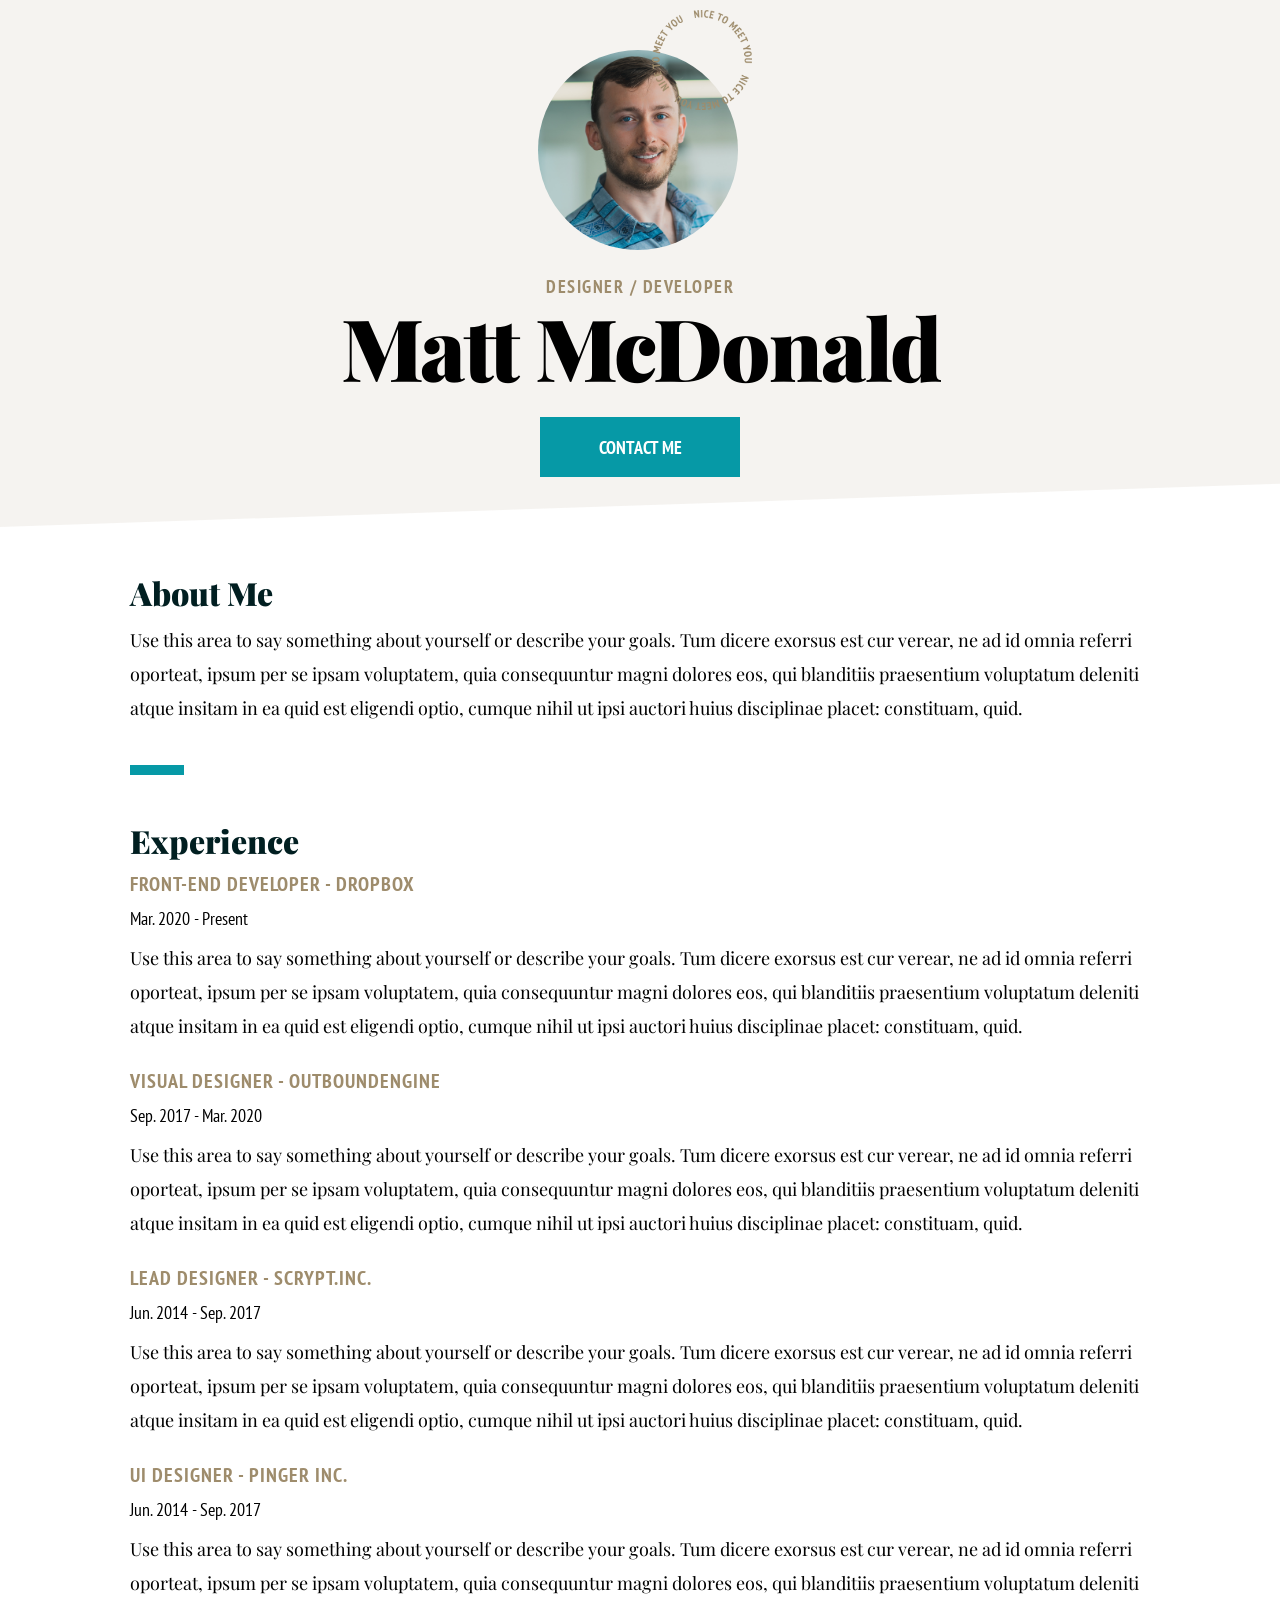
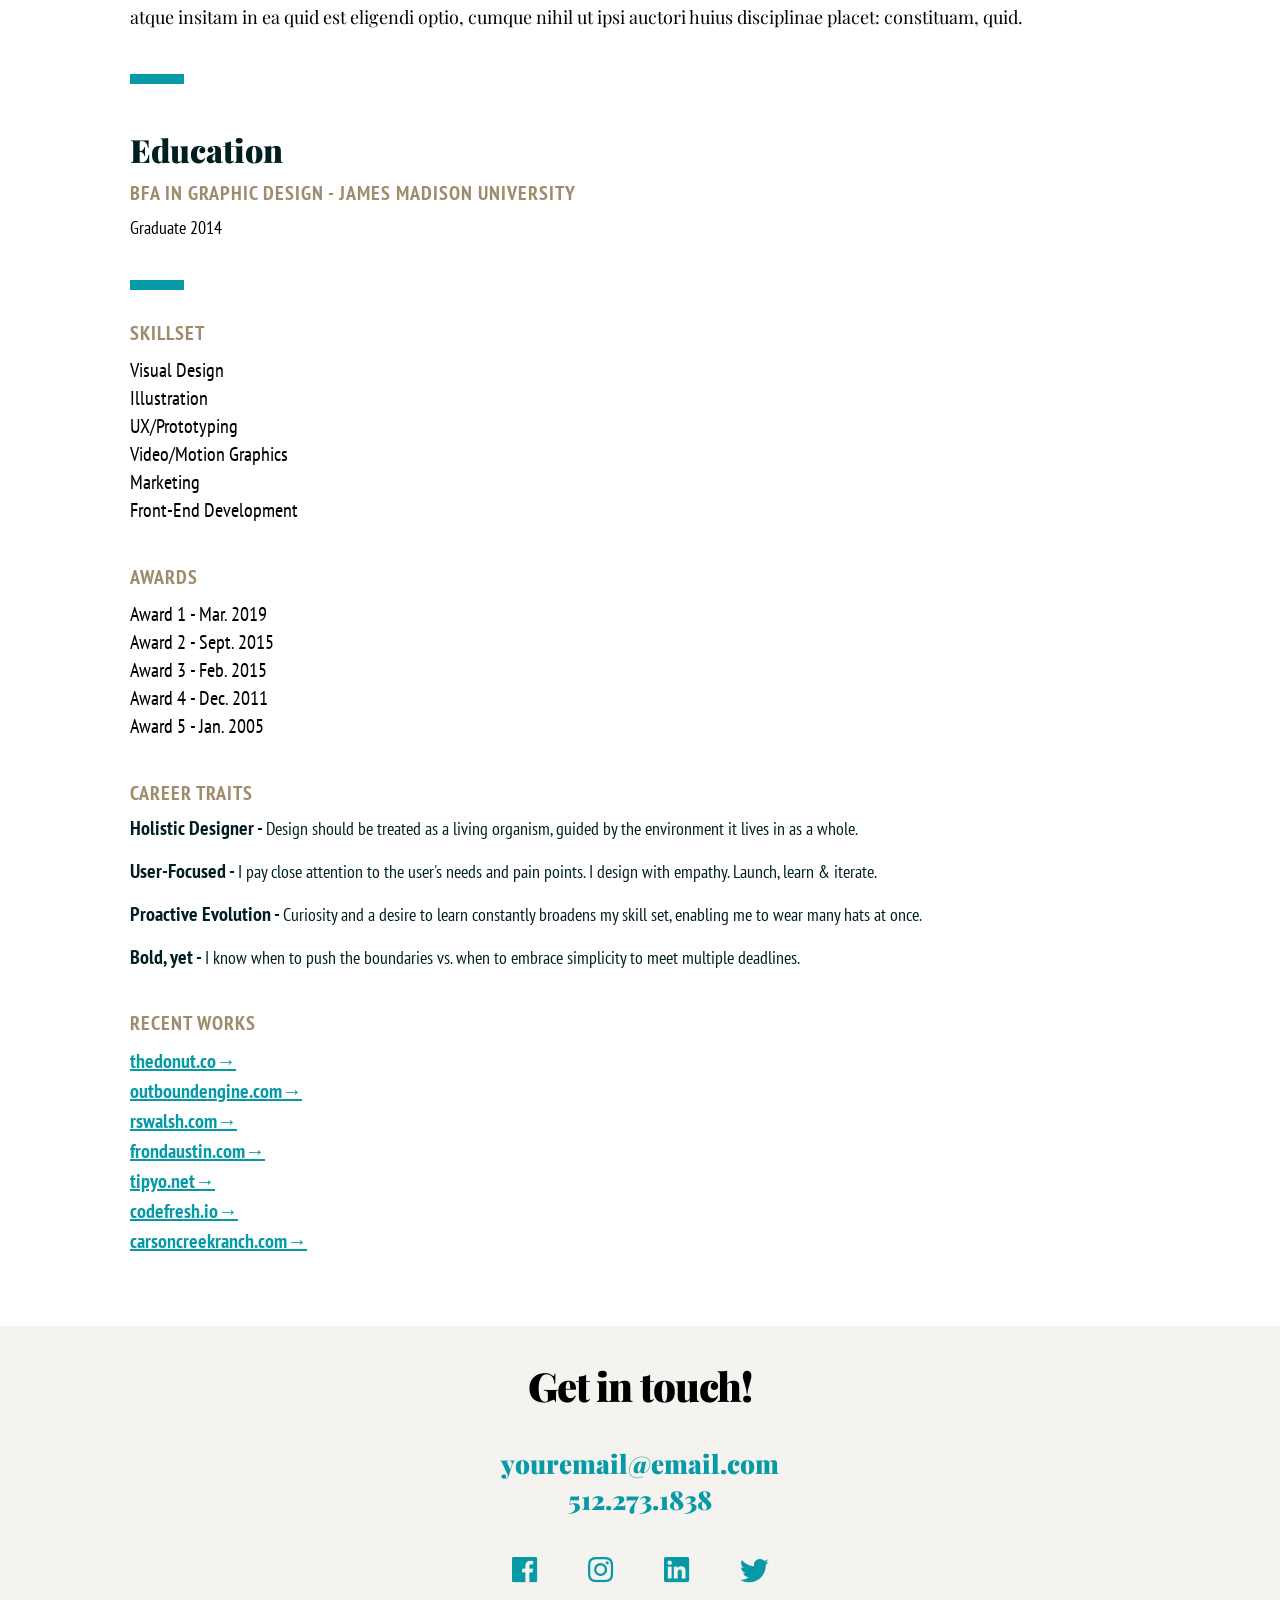
<file: index.html>
<!doctype html>
<html lang="en">
  <head>
    <meta charset="UTF-8" />
    <meta name="viewport" content="width=device-width, initial-scale=1.0" />
    <title>Document</title>
    <link rel="stylesheet" href="styles.css" />
    <link rel="preconnect" href="https://fonts.googleapis.com" />
    <link rel="preconnect" href="https://fonts.gstatic.com" crossorigin />
    <link
      href="https://fonts.googleapis.com/css2?family=PT+Sans+Narrow:wght@400;700&family=Playfair+Display:wght@400;700;900&display=swap"
      rel="stylesheet"
    />
  </head>

  <body>
    <header class="main-header">
      <div class="div-header">
        <img class="photo_cv" src="img/foto_cv.png" alt="photo_cv" />
        <img
          class="circle"
          src="img/Combined Shape.png"
          alt="circle_with_letters"
        />
      </div>

      <div class="profesion-div">
        <p class="designer">DESIGNER / DEVELOPER</p>
        <h1 class="name">Matt McDonald</h1>
        <button>CONTACT ME</button>
      </div>
    </header>

    <main class="main-container">
      <div class="query1440">
        <section class="main-item">
          <h3 class="title-item">About Me</h3>
          <p class="text-item">
            Use this area to say something about yourself or describe your
            goals. Tum dicere exorsus est cur verear, ne ad id omnia referri
            oporteat, ipsum per se ipsam voluptatem, quia consequuntur magni
            dolores eos, qui blanditiis praesentium voluptatum deleniti atque
            insitam in ea quid est eligendi optio, cumque nihil ut ipsi auctori
            huius disciplinae placet: constituam, quid.
          </p>
        </section>

        <div class="blue-bar"></div>

        <section class="main-item">
          <h3 class="title-item">Experience</h3>
        <div class="separate">
            <p class="experience-item">Front-End Developer - Dropbox</p>
            <p class="time-item">Mar. 2020 - Present</p>
        </div>
          <p class="text-item">
            Use this area to say something about yourself or describe your
            goals. Tum dicere exorsus est cur verear, ne ad id omnia referri
            oporteat, ipsum per se ipsam voluptatem, quia consequuntur magni
            dolores eos, qui blanditiis praesentium voluptatum deleniti atque
            insitam in ea quid est eligendi optio, cumque nihil ut ipsi auctori
            huius disciplinae placet: constituam, quid.
          </p>
        </section>

        <section class="main-item">
        <div class="separate">
            <p class="experience-item">Visual Designer - Outboundengine</p>
            <p class="time-item">Sep. 2017 - Mar. 2020</p>
        </div>
          <p class="text-item">
            Use this area to say something about yourself or describe your
            goals. Tum dicere exorsus est cur verear, ne ad id omnia referri
            oporteat, ipsum per se ipsam voluptatem, quia consequuntur magni
            dolores eos, qui blanditiis praesentium voluptatum deleniti atque
            insitam in ea quid est eligendi optio, cumque nihil ut ipsi auctori
            huius disciplinae placet: constituam, quid.
          </p>
        </section>

        <section class="main-item">
        <div class="separate">
            <p class="experience-item">Lead Designer - Scrypt.inc.</p>
            <p class="time-item">Jun. 2014 - Sep. 2017</p>
        </div>
          <p class="text-item">
            Use this area to say something about yourself or describe your
            goals. Tum dicere exorsus est cur verear, ne ad id omnia referri
            oporteat, ipsum per se ipsam voluptatem, quia consequuntur magni
            dolores eos, qui blanditiis praesentium voluptatum deleniti atque
            insitam in ea quid est eligendi optio, cumque nihil ut ipsi auctori
            huius disciplinae placet: constituam, quid.
          </p>
        </section>

        <section class="main-item">
        <div class="separate">
            <p class="experience-item">Ui Designer - Pinger inc.</p>
            <p class="time-item">Jun. 2014 - Sep. 2017</p>
        </div>
          <p class="text-item">
            Use this area to say something about yourself or describe your
            goals. Tum dicere exorsus est cur verear, ne ad id omnia referri
            oporteat, ipsum per se ipsam voluptatem, quia consequuntur magni
            dolores eos, qui blanditiis praesentium voluptatum deleniti atque
            insitam in ea quid est eligendi optio, cumque nihil ut ipsi auctori
            huius disciplinae placet: constituam, quid.
          </p>
        </section>

        <div class="blue-bar"></div>

        <section class="main-item">
          <h3 class="title-item">Education</h3>
          <p class="experience-item">
            BFA in graphic design - James Madison University
          </p>
          <p class="date-item">Graduate 2014</p>
        </section>
      </div>

      <div class="blue-bar"></div>

      <section class="query1440beta">
        <section class="main-item">
          <ul class="list-item">
            <p class="experience-item">Skillset</p>
            <li class="item-list">Visual Design</li>
            <li class="item-list">Illustration</li>
            <li class="item-list">UX/Prototyping</li>
            <li class="item-list">Video/Motion Graphics</li>
            <li class="item-list">Marketing</li>
            <li class="item-list">Front-End Development</li>
          </ul>
        </section>

        <section class="main-item">
          <ul class="list-item">
            <p class="experience-item">Awards</p>
            <li class="item-list">Award 1 - Mar. 2019</li>
            <li class="item-list">Award 2 - Sept. 2015</li>
            <li class="item-list">Award 3 - Feb. 2015</li>
            <li class="item-list">Award 4 - Dec. 2011</li>
            <li class="item-list">Award 5 - Jan. 2005</li>
          </ul>
        </section>

        <section>
          <h3 class="experience-item">Career traits</h3>
          <p class="career-items">
            <span>Holistic Designer - </span>Design should be treated as a
            living organism, guided by the environment it lives in as a whole.
          </p>
        </section>

        <section>
          <p class="career-items">
            <span>User-Focused - </span>I pay close attention to the user's
            needs and pain points. I design with empathy. Launch, learn &
            iterate.
          </p>
        </section>

        <section>
          <p class="career-items">
            <span>Proactive Evolution - </span>Curiosity and a desire to learn
            constantly broadens my skill set, enabling me to wear many hats at
            once.
          </p>
        </section>

        <section>
          <p class="career-items">
            <span>Bold, yet - </span>I know when to push the boundaries vs. when
            to embrace simplicity to meet multiple deadlines.
          </p>
        </section>

        <ul class="link-list">
          <p class="experience-item">Recent Works</p>
          <li class="list-items">
            <a class="item-link" href="#">thedonut.co→</a>
          </li>
          <li class="list-items">
            <a class="item-link" href="#">outboundengine.com→</a>
          </li>
          <li class="list-items">
            <a class="item-link" href="#">rswalsh.com→</a>
          </li>
          <li class="list-items">
            <a class="item-link" href="#">frondaustin.com→</a>
          </li>
          <li class="list-items">
            <a class="item-link" href="#">tipyo.net→</a>
          </li>
          <li class="list-items">
            <a class="item-link" href="#">codefresh.io→</a>
          </li>
          <li class="list-items">
            <a class="item-link" href="#">carsoncreekranch.com→</a>
          </li>
        </ul>
      </section>
    </main>

    <footer class="footer-container">
      <div class="div-footer">
        <h1 class="get-in">Get in touch!</h1>
    <div class="footer2">
        <p>youremail@email.com</p>
        <p>512.273.1838</p>
    </div>
      </div>

      <div class="social-links">
        <ul>
          <li>
            <a href="#"><img src="img/facebook.png" alt="facebook-icon" /></a>
          </li>
          <li>
            <a href="#"><img src="img/instagram.png" alt="instagram-icon" /></a>
          </li>
          <li>
            <a href="#"><img src="img/linkedin.png" alt="linkedin-icon" /></a>
          </li>
          <li>
            <a href="#"><img src="img/twitter.png" alt="twitter-icon" /></a>
          </li>
        </ul>
      </div>
    </footer>
  </body>
</html>
</file>
<file: styles.css>
*{
    box-sizing: border-box;
    margin: 0;
    padding: 0;
}


/* Part one */

.main-header{
    background-color: #9E8C6C1A;  
    display: flex;
    justify-content: center;
    flex-direction: column;
    padding: 50px 0px 50px 0px;
    text-align: center;
    clip-path: polygon(0% 0%, 100% 0%, 100% 91.79%, 0% 100%);


    
}


.photo_cv{
    position: relative;
    left: 35px;
    width: 160px;
    height: 160px;
    border-radius: 175px;
    
}

.circle{
    position: relative;
    width: 74px;
    height: 74px;
    bottom: 99px;
    right: 20px;
}

.main-container{
    padding: 0 20px 0 20px;
   gap: 70px;
}



.profesion-div p{
    font-family: "PT Sans Narrow", sans-serif;
    font-weight: 700;
    font-size: 14px;
    line-height: 15px;
    letter-spacing: 1.5px;
    text-transform: uppercase;
    color: #9E8C6C;
    margin: 25px 0 0 0;
}

.profesion-div h1{
    font-family: 'Playfair Display';
    font-size: 56px;
    line-height: 46px;
    font-weight: 900;
    margin-top: 15px;
    letter-spacing: -2.17px
}

button{
    width: 200px;
    height: 60px;
    font-family: "PT Sans Narrow", sans-serif;
    color: #FFFFFF;
    text-transform: uppercase;
    text-align: center;
    font-size: 18px;
    border: none;
    line-height: 17px;
    font-weight: 700;
    margin-top: 32px;
    background-color: #0699A6;
    cursor: pointer;
}

/* Part two */


.main-item{
    margin-top: 25px;
}


.title-item{
    font-family: 'Playfair Display';
    font-weight: 900;
    font-size: 26px;
    line-height: 31px;
    letter-spacing: 0px;
    color: #011F21;
    margin: 15px 0px 15px 0;

}

.text-item{
    font-family: 'Playfair Display';
    color: #000000;
    font-weight: 400;
    font-size: 18px;
    line-height: 25px;
    letter-spacing: 0;
}

.blue-bar{
    width: 54px;
    height: 10px;
    background-color: #0699A6;
    margin: 40px 0 30px 0; 
}

.experience-item{
    font-family: "PT Sans Narrow", sans-serif;
    font-weight: 400;
    font-size: 18px;
    letter-spacing: 1px;
    text-transform: uppercase;
    color: #9E8C6C;
    margin: 10px 0 10px 0;
}

.time-item{
    margin: 2px 0 10px 0;
    font-family: "PT Sans Narrow", sans-serif;
    font-weight: 400;
    font-size: 14px;
    line-height: 24px;
    letter-spacing: 0px;

}

.date-item{
    font-family: "PT Sans Narrow", sans-serif;
    font-weight: 400;
    font-size: 14px;
    line-height: 24px;
    color: #000000;
    
}

.list-item{
    margin: 0 0 40px 0;
}

.item-list{
    list-style-type: none;
    font-family: "PT Sans Narrow", sans-serif;
    font-weight: 400;
    font-size: 20px;
    line-height: 28px;
    letter-spacing: 0px;

}


.career-items{
    font-family: "PT Sans Narrow", sans-serif;
    font-weight: 400;
    font-size: 18px;
    line-height: 25px;
    letter-spacing: 0px;
    margin:0px 0 18px 0;
    color: #011F21;

}

.career-items span{
    font-family: "PT Sans Narrow", sans-serif;
    font-weight: 700;
    font-size: 18px;
    line-height: 18px;
    letter-spacing: 0px;

}

.list-items{
    list-style: none;
    font-size: 18px;
}

.link-list{
    margin-top: 40px;
}

.item-link{
    font-family: "PT Sans Narrow", sans-serif;
    font-weight: 700;
    font-size: 18px;
    line-height: 30px;
    letter-spacing: 0px;
    color: #0699A6;
}

/* Part three */

.footer-container{
    background-color:#9E8C6C1A;
    margin: 70px 0 0 0;
    display: flex;
    justify-content: center;
    align-items: center;
    flex-direction: column;
    line-height: 120px;
    text-align: center;
}


.div-footer h1{
    font-family: 'Playfair Display';
    font-weight: 900;
    font-size: 40px;
    letter-spacing: -1.14px;

}

.div-footer p{
    font-family: 'Playfair Display';
    font-weight: 900;
    font-size: 26px;
    line-height: 36px;
    letter-spacing: 0px;
    text-align: center;
    color: #0699A6;

}


.footer-container li{
    list-style: none;
}

.social-links ul li{
    cursor: pointer;
}

.social-links ul{
    display: flex;
    justify-content: center;
    gap: 50px;
    

}


/* Para table */


@media screen and (min-width: 768px) {

    body{
        width: 100%;
        height: auto;
    }

    .main-header,
    .main-container,
    .footer-container{
        padding-left: 130px;
        padding-right: 130px;
    }

    .profesion-div h1{
        font-size: 86px;
        letter-spacing: -2.17px;
        line-height: 76px;
    }

    .profesion-div p{
        font-size: 18px;
        text-transform: uppercase;
    }

    .title-item{
        margin-top: 50px;
        font-size: 32px;
    }

    .text-item{
        font-size: 18px;
        line-height: 34px;
        letter-spacing: 0;
    }

    .photo_cv{
        position: relative;
        left: 50px;
        width: 200px;
        height: 200px;
        border-radius: 175px;
    
}

    .circle{
        position: relative;
        width: 100px;
        height: 100px;
        bottom: 140px;
        right: 40px;
}

.experience-item{
    font-family: "PT Sans Narrow", sans-serif;
    font-weight: 900;
    font-size: 20px;
    letter-spacing: 1px;
    text-transform: uppercase;
    color: #9E8C6C;
    margin: 10px 0 10px 0;
}

.time-item{
    margin: 2px 0 10px 0;
    font-family: "PT Sans Narrow", sans-serif;
    font-weight: 400;
    font-size: 18px;
    line-height: 24px;
    letter-spacing: 0px;

}


.date-item{
    font-family: "PT Sans Narrow", sans-serif;
    font-weight: 400;
    font-size: 18px;
    line-height: 24px;
    color: #000000;
    
}

.item-list{
    list-style-type: none;
    font-family: "PT Sans Narrow", sans-serif;
    font-weight: 400;
    font-size: 20px;
    line-height: 28px;
    letter-spacing: 0px;

}

.career-items span{
    font-family: "PT Sans Narrow", sans-serif;
    font-weight: 700;
    font-size: 20px;
    line-height: 18px;
    letter-spacing: 0px;

}

.list-items{
    list-style: none;
    font-size: 20px;
}


.item-link{
    font-family: 'PT Sans Narrow';
    font-weight: 700;
    font-size: 20px;
    line-height: 30px;
    letter-spacing: 0px;
    color: #0699A6;
}


}

@media screen and (min-width: 1440px) {


    *{
        padding: 0;
        margin: 0;
        box-sizing: border-box;
    } 


    .main-header {
        height: 700px;
        display: flex;
        flex-direction: row;
        justify-content: center;
        align-items: center;
        gap: 50px;
        padding: 0;
        text-align: left;
        clip-path: polygon(0 0, 100% 0, 100% 80%, 0 100%);
    }

    .photo_cv {
        position: relative;
        width: 330px;
        height: 330px;
        left: 0;

    }

    .circle {
        position: relative;
        width: 130px;
        height: 130px;
        bottom: -30px;
        right: 110px;
    }

    .profesion-div .name{
        width: 300px;
        font-size: 100px;
        line-height: 100px;
    }
    
    .main-container {
        display: flex;
        flex-direction: row-reverse;
    }

    .query1440 {
        width: 70%;
    }

    .query1440beta {
        width: 30%;
        display: flex;
        flex-direction: column;
        margin-top: 10px;
    }

    .blue-bar{
    width: 0;
    height: 0px;
    }

    .text-item{
        width: 780px;
    }


    .separate {
        display: flex;
        justify-content: space-between;
        align-items: center;
        text-align: center;
}

    .time-item{
        padding: 0;
        margin: 0;
    }

    .div-footer h1{
        font-size: 50px;
    }

    .div-footer p{
        font-size: 26px;
        display: flex;
        
    }

    .footer2{
        display: flex;
        gap: 20px;
    }

    .footer-container{
        padding: 110px 0 0px;
        clip-path: polygon(0% 24.25%, 100% 0%, 100% 100%, 0% 100%);
}






}
</file>
